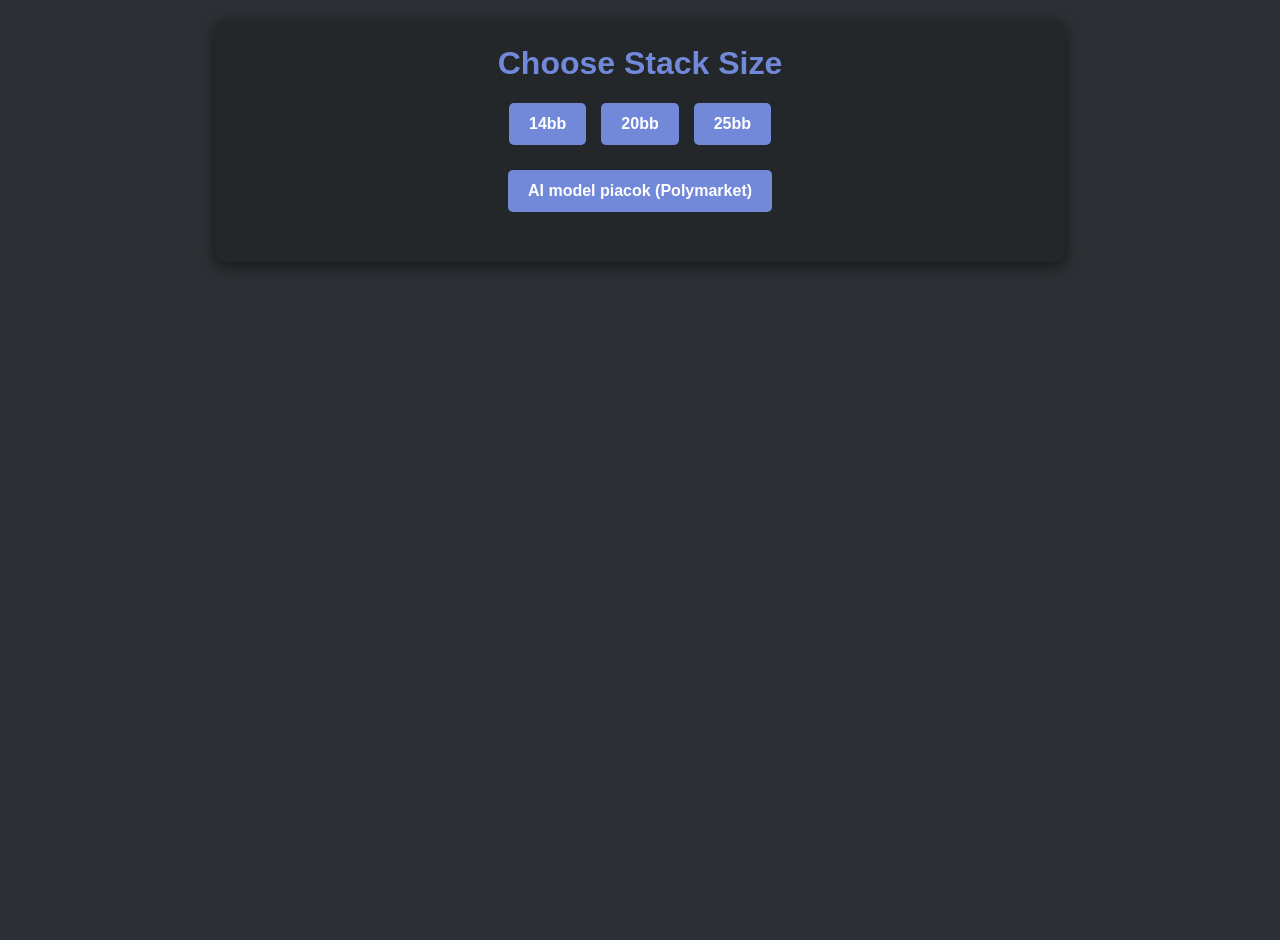
<file: index.html>
<!DOCTYPE html>
<html lang="en">
<head>
    <meta charset="UTF-8">
    <meta name="viewport" content="width=device-width, initial-scale=1.0">
    <title>Choose Stack Size</title>
    <link rel="stylesheet" href="style.css">
</head>
<body>
    <div class="container">
        <h1>Choose Stack Size</h1>
        <div class="action-section">
            <button class="secondary-btn" onclick="location.href='analyzer.html?stack=14'">14bb</button>
            <button class="secondary-btn" onclick="location.href='analyzer.html?stack=20'">20bb</button>
            <button class="secondary-btn" onclick="location.href='analyzer.html?stack=25'">25bb</button>
        </div>
        <div class="action-section">
            <button class="secondary-btn" onclick="location.href='ai-model-markets.html'">AI model piacok (Polymarket)</button>
        </div>
    </div>
</body>
</html>
</file>
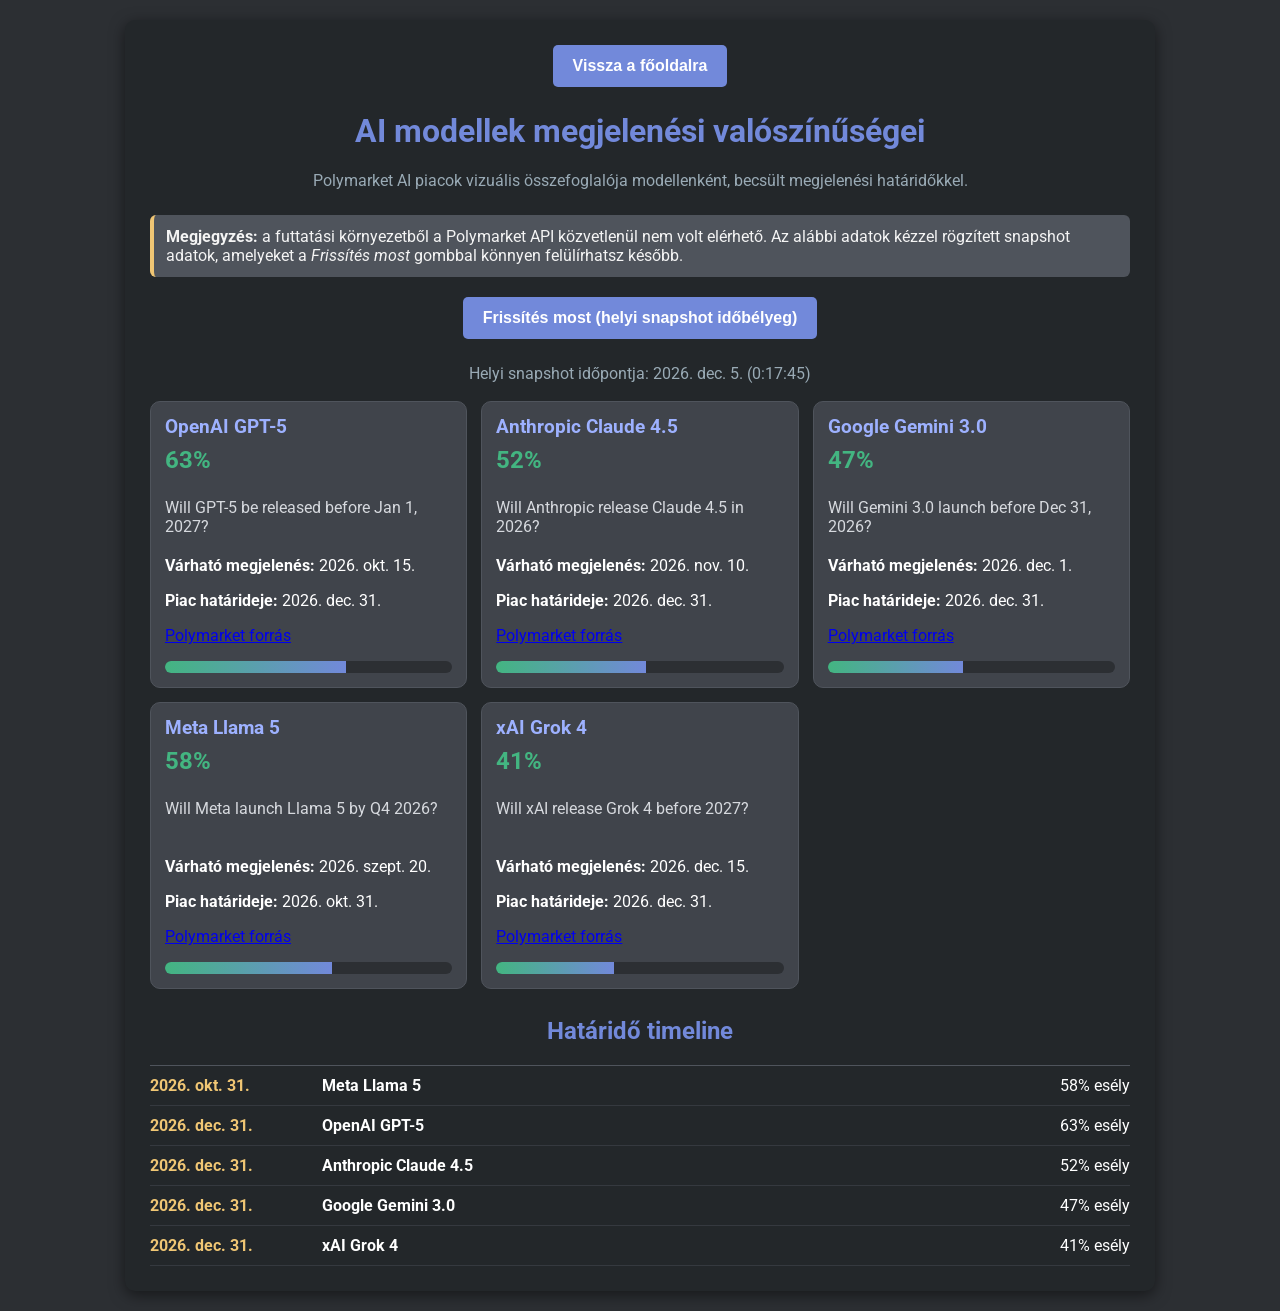
<file: ai-model-markets.html>
<!DOCTYPE html>
<html lang="hu">
<head>
    <meta charset="UTF-8">
    <meta name="viewport" content="width=device-width, initial-scale=1.0">
    <title>AI model release piacok | Polymarket</title>
    <link rel="stylesheet" href="style.css">
    <link rel="preconnect" href="https://fonts.googleapis.com">
    <link rel="preconnect" href="https://fonts.gstatic.com" crossorigin>
    <link href="https://fonts.googleapis.com/css2?family=Roboto:wght@400;700&display=swap" rel="stylesheet">
</head>
<body>
    <div class="container ai-markets-container">
        <div class="action-section">
            <button class="secondary-btn" onclick="location.href='index.html'">Vissza a főoldalra</button>
        </div>

        <h1>AI modellek megjelenési valószínűségei</h1>
        <p class="subtitle">Polymarket AI piacok vizuális összefoglalója modellenként, becsült megjelenési határidőkkel.</p>

        <div class="warning-box">
            <strong>Megjegyzés:</strong> a futtatási környezetből a Polymarket API közvetlenül nem volt elérhető.
            Az alábbi adatok kézzel rögzített snapshot adatok, amelyeket a <em>Frissítés most</em> gombbal könnyen felülírhatsz később.
        </div>

        <div class="action-section">
            <button id="refresh-snapshot-btn" class="secondary-btn">Frissítés most (helyi snapshot időbélyeg)</button>
        </div>

        <div id="snapshot-meta" class="snapshot-meta"></div>
        <div id="model-card-grid" class="model-card-grid"></div>

        <h2>Határidő timeline</h2>
        <div id="deadline-timeline" class="deadline-timeline"></div>
    </div>

    <script src="ai_markets.js"></script>
</body>
</html>
</file>
<file: style.css>
body {
    font-family: 'Roboto', sans-serif;
    background-color: #2c2f33;
    color: #ffffff;
    margin: 0;
    padding: 20px;
    display: flex;
    justify-content: center;
    align-items: flex-start;
    min-height: 100vh;
}

.container {
    width: 100%;
    max-width: 800px;
    background-color: #23272a;
    padding: 25px;
    border-radius: 10px;
    box-shadow: 0 4px 15px rgba(0, 0, 0, 0.5);
}

h1, h2 {
    text-align: center;
    color: #7289da;
    margin-top: 0;
}

.subtitle {
    text-align: center;
    color: #99aab5;
    margin-bottom: 25px;
}

.input-grid {
    display: grid;
    grid-template-columns: repeat(auto-fit, minmax(120px, 1fr));
    gap: 10px;
    margin-bottom: 20px;
}

.hand-input-field {
    padding: 10px;
    border: 2px solid #4f545c;
    border-radius: 5px;
    background-color: #40444b;
    color: #ffffff;
    font-size: 16px;
    text-align: center;
}

.hand-input-field:focus {
    outline: none;
    border-color: #7289da;
}

.action-section {
    display: flex;
    justify-content: center;
    gap: 15px;
    margin-bottom: 25px;
}

button {
    padding: 12px 20px;
    border: none;
    border-radius: 5px;
    color: #ffffff;
    font-weight: bold;
    cursor: pointer;
    transition: background-color 0.2s, opacity 0.2s;
    font-size: 16px;
}

#generate-btn {
    background-color: #43b581;
}
#generate-btn:hover {
    background-color: #3aa072;
}

.secondary-btn {
    background-color: #7289da;
}
.secondary-btn:hover:not(:disabled) {
    background-color: #677bc4;
}
.secondary-btn:disabled, #generate-btn:disabled {
    background-color: #5c6168;
    cursor: not-allowed;
    opacity: 0.6;
}

#chart-container {
    display: grid;
    grid-template-columns: 80px repeat(6, 1fr);
    gap: 5px;
    margin-bottom: 20px;
}

.chart-header, .chart-cell, .hand-label {
    padding: 10px 5px;
    text-align: center;
    font-weight: bold;
    border-radius: 4px;
    background-color: #40444b;
    min-height: 40px;
    box-sizing: border-box;
    display: flex;
    align-items: center;
    justify-content: center;
}

.chart-cell { display: flex; flex-direction: column; padding: 0; overflow: hidden; }
.strategy-bar { width: 100%; }

.legend { display: flex; justify-content: center; gap: 20px; padding-top: 15px; border-top: 1px solid #40444b; margin-top: 20px; }
.legend-item { display: flex; align-items: center; gap: 8px; }
.color-box { width: 18px; height: 18px; border: 1px solid #ffffff; border-radius: 3px; }

.all-in { background-color: #8b0000; }
.raise { background-color: #f08080; }
.fold { background-color: #add8e6; }

/* Practice mode styles */
#practice-mode { padding: 20px; border: 2px solid #4f545c; border-radius: 8px; text-align: center; }
#question-text { font-size: 1.2em; margin-bottom: 20px; }
#question-text strong { color: #7289da; }
#answer-buttons { display: flex; justify-content: center; gap: 15px; margin-bottom: 20px; }

/* FIX: Answer button background color */
.answer-btn {
    font-size: 1em;
    width: 140px;
    background-color: #4f545c;
    border: 1px solid #7289da;
}
.answer-btn:hover:not(:disabled) {
    background-color: #5c6168;
}
.answer-btn:disabled { opacity: 0.5; cursor: not-allowed; }

#feedback-text { font-size: 1.1em; font-weight: bold; min-height: 25px; }
.feedback-correct { color: #43b581; }
.feedback-incorrect { color: #f04747; }
#score-display { margin-top: 15px; font-size: 1.1em; color: #99aab5; }
#next-question-btn { background-color: #43b581; margin-top: 10px; }
#exit-practice-btn { margin-top: 15px; background-color: #f04747; }
.hidden { display: none !important; }

.ai-markets-container {
    max-width: 980px;
}

.warning-box {
    background: #4f545c;
    border-left: 4px solid #f0c674;
    padding: 12px;
    border-radius: 6px;
    margin: 10px 0 20px;
    color: #f4f4f4;
}

.snapshot-meta {
    text-align: center;
    color: #99aab5;
    margin-bottom: 18px;
}

.model-card-grid {
    display: grid;
    grid-template-columns: repeat(auto-fit, minmax(260px, 1fr));
    gap: 14px;
    margin-bottom: 28px;
}

.model-card {
    background: #40444b;
    border: 1px solid #4f545c;
    border-radius: 10px;
    padding: 14px;
}

.model-card h3 {
    margin: 0 0 8px;
    color: #9db1ff;
}

.market-question {
    color: #d6d9de;
    min-height: 42px;
}

.model-probability {
    display: inline-block;
    font-size: 1.5rem;
    font-weight: 700;
    margin-bottom: 8px;
    color: #43b581;
}

.probability-bar {
    width: 100%;
    background: #2c2f33;
    border-radius: 999px;
    overflow: hidden;
    height: 12px;
    margin-top: 8px;
}

.probability-bar-fill {
    height: 100%;
    background: linear-gradient(90deg, #43b581, #7289da);
}

.deadline-timeline {
    border-top: 1px solid #4f545c;
    margin-top: 10px;
}

.timeline-row {
    display: grid;
    grid-template-columns: 160px 1fr;
    gap: 12px;
    align-items: center;
    padding: 10px 0;
    border-bottom: 1px solid #35393f;
}

.timeline-date {
    font-weight: 700;
    color: #f0c674;
}

.timeline-content {
    display: flex;
    justify-content: space-between;
    gap: 10px;
}

@media (max-width: 700px) {
    .timeline-row {
        grid-template-columns: 1fr;
    }

    .timeline-content {
        flex-direction: column;
    }
}
</file>
